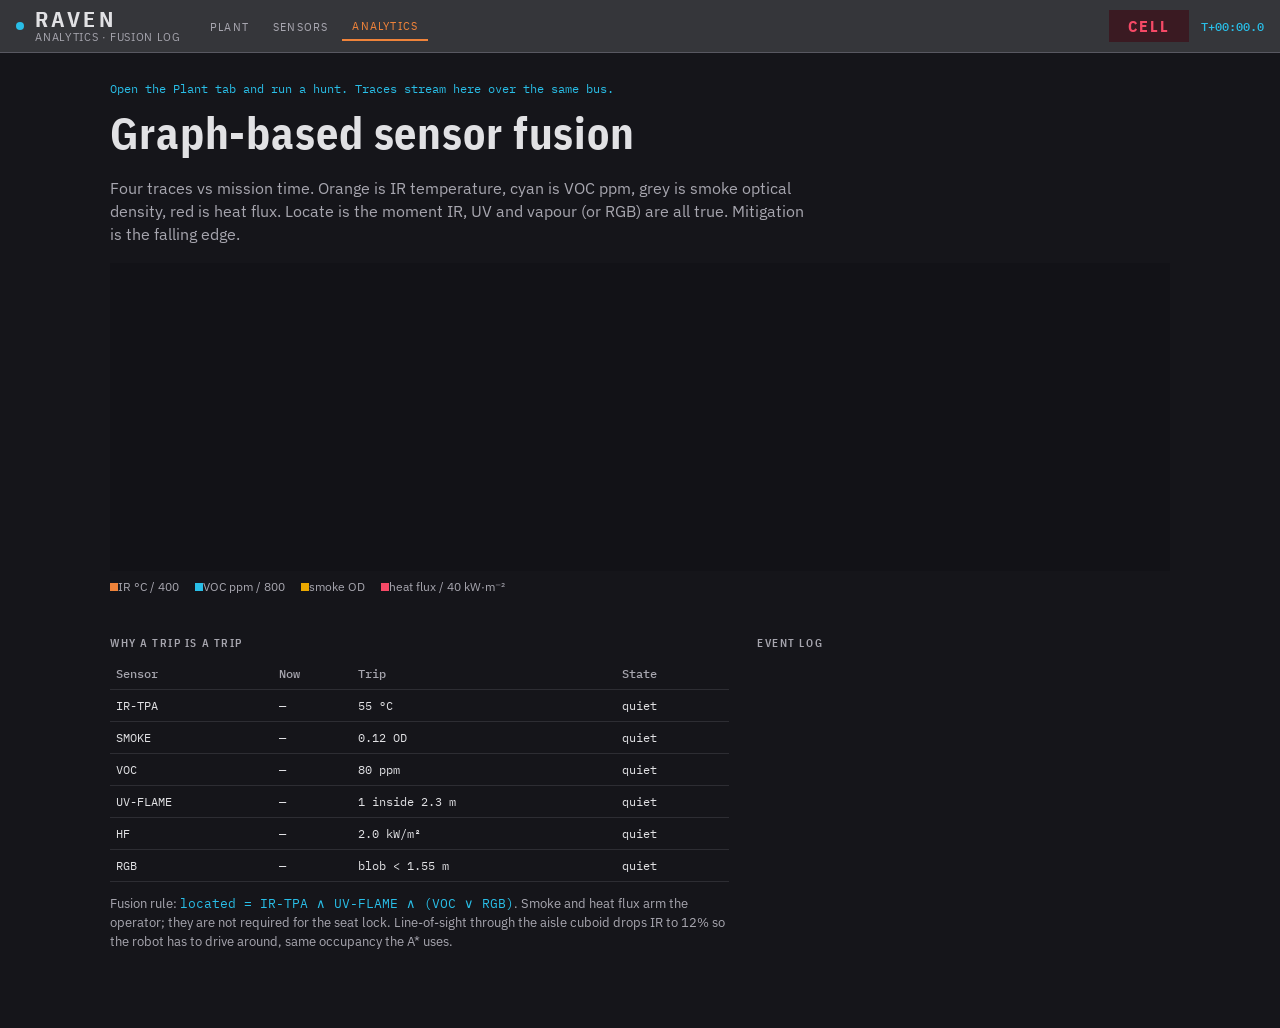
<file: raven/web/analytics.html>
<!DOCTYPE html>
<html lang="en">
<head>
  <meta charset="utf-8" />
  <meta name="viewport" content="width=device-width, initial-scale=1" />
  <title>RAVEN · Analytics</title>
  <link rel="preconnect" href="https://fonts.googleapis.com" />
  <link rel="preconnect" href="https://fonts.gstatic.com" crossorigin />
  <link href="https://fonts.googleapis.com/css2?family=IBM+Plex+Mono:wght@400;500&family=IBM+Plex+Sans+Condensed:wght@500;600;700&family=IBM+Plex+Sans:wght@400;500;600&display=swap" rel="stylesheet" />
  <link rel="stylesheet" href="./studio.css" />
</head>
<body class="page-doc">
  <header>
    <div class="brand">
      <span class="live-dot" aria-hidden="true"></span>
      <span class="mark">RAVEN</span>
      <span class="sub">analytics · fusion log</span>
    </div>
    <nav class="site-nav" aria-label="console">
      <a href="./index.html">Plant</a>
      <a href="./sensors.html">Sensors</a>
      <a href="./analytics.html" class="on" aria-current="page">Analytics</a>
    </nav>
    <div class="status">
      <div id="alarm" class="led">CELL</div>
      <div id="clock" class="clock">T+00:00.0</div>
    </div>
  </header>

  <main class="doc">
    <p id="live-note" class="live-note">Open the Plant tab and run a hunt. Traces stream here over the same bus.</p>
    <h1>Graph-based sensor fusion</h1>
    <p class="lede">
      Four traces vs mission time. Orange is IR temperature, cyan is VOC ppm, grey is smoke
      optical density, red is heat flux. Locate is the moment IR, UV and vapour (or RGB) are
      all true. Mitigation is the falling edge.
    </p>

    <canvas id="graph" width="1100" height="320" aria-label="sensor time series"></canvas>
    <ul class="legend-row">
      <li><i class="swatch robot"></i>IR °C / 400</li>
      <li><i class="swatch sonar"></i>VOC ppm / 800</li>
      <li><i class="swatch aisle"></i>smoke OD</li>
      <li><i class="swatch fire"></i>heat flux / 40 kW·m⁻²</li>
    </ul>

    <section class="split">
      <div>
        <h2>Why a trip is a trip</h2>
        <table class="grid-table">
          <thead>
            <tr><th>Sensor</th><th>Now</th><th>Trip</th><th>State</th></tr>
          </thead>
          <tbody id="fusion-body"></tbody>
        </table>
        <p class="explain">
          Fusion rule: <code>located = IR-TPA ∧ UV-FLAME ∧ (VOC ∨ RGB)</code>.
          Smoke and heat flux arm the operator; they are not required for the seat lock.
          Line-of-sight through the aisle cuboid drops IR to 12% so the robot has to drive around,
          same occupancy the A* uses.
        </p>
      </div>
      <div>
        <h2>Event log</h2>
        <ol id="log" class="doc-log"></ol>
      </div>
    </section>
  </main>
  <script type="module" src="./analytics.js"></script>
</body>
</html>
</file>
<file: raven/web/studio.css>
/* Palette from Lichtblick (open-source Foxglove fork, BMW MPL-2.0):
   dark default #15151a, paper #27272b, primary #EF833A, info #29bee7,
   error #f54966, success #92c353, text #e1e1e4. --amber kept as the primary token. */
:root {
  --bg: #15151a;
  --panel: #1c1c22;
  --paper: #27272b;
  --bar: #35363a;
  --ink: #e1e1e4;
  --muted: #a7a6af;
  --amber: #EF833A;
  --phosphor: #29bee7;
  --ok: #92c353;
  --alarm: #f54966;
  --steel: #585861;
  --ticket: #1f2026;
  --ticket-ink: #e1e1e4;
  --font-d: "IBM Plex Sans Condensed", sans-serif;
  --font-b: "IBM Plex Sans", sans-serif;
  --font-m: "IBM Plex Mono", ui-monospace, monospace;
  --ease: cubic-bezier(0.2, 0.8, 0.2, 1);
}

* { box-sizing: border-box; }

html, body {
  margin: 0;
  height: 100%;
  background: var(--bg);
  color: var(--ink);
  font-family: var(--font-b);
}

body {
  display: grid;
  grid-template-columns: 248px minmax(0, 1fr) 228px;
  grid-template-rows: auto minmax(0, 1fr) auto;
  grid-template-areas:
    "head head head"
    "log stage side"
    "foot foot foot";
}

header {
  grid-area: head;
  display: grid;
  grid-template-columns: auto auto minmax(0, 1fr) auto;
  gap: 16px;
  align-items: center;
  padding: 8px 16px;
  background: var(--bar);
  border-bottom: 1px solid var(--steel);
}

.brand {
  display: grid;
  grid-template-columns: auto auto;
  grid-template-rows: auto auto;
  column-gap: 8px;
  align-items: center;
  min-width: 168px;
}
.live-dot {
  grid-row: 1 / span 2;
  width: 8px;
  height: 8px;
  border-radius: 50%;
  background: var(--phosphor);
  box-shadow: 0 0 0 0 rgba(41, 190, 231, 0.6);
  animation: livePulse 1.6s var(--ease) infinite;
}
@keyframes livePulse {
  50% { box-shadow: 0 0 0 6px rgba(41, 190, 231, 0); }
}
.mark {
  font-family: var(--font-d);
  font-size: 22px;
  letter-spacing: 0.14em;
  line-height: 1;
  font-weight: 700;
}
.sub {
  grid-column: 2;
  color: var(--muted);
  font-size: 11px;
  letter-spacing: 0.06em;
  text-transform: uppercase;
}

#story {
  margin: 0;
  font-family: var(--font-d);
  font-size: clamp(16px, 2vw, 24px);
  letter-spacing: 0.01em;
  line-height: 1.2;
  font-weight: 600;
}

.status { display: flex; align-items: center; gap: 12px; }

.led {
  font-family: var(--font-d);
  letter-spacing: 0.14em;
  padding: 6px 10px;
  background: #3a1a22;
  color: var(--alarm);
  min-width: 80px;
  text-align: center;
  font-weight: 700;
}
.led.ok {
  background: #1c2a1c;
  color: var(--ok);
  animation: none;
}
.led.alarm { animation: leakPulse 1.15s var(--ease) infinite; }
@keyframes leakPulse {
  50% { opacity: 0.55; }
}

.clock {
  font-family: var(--font-m);
  font-size: 12px;
  color: var(--phosphor);
  font-weight: 500;
}

#log-col, #side {
  background: var(--panel);
  padding: 12px 14px 10px;
  overflow: auto;
}
#log-col { border-right: 1px solid #2d2d33; }
#side { border-left: 1px solid #2d2d33; }

h2 {
  margin: 14px 0 8px;
  font-family: var(--font-d);
  font-size: 11px;
  letter-spacing: 0.14em;
  color: var(--muted);
  font-weight: 600;
  text-transform: uppercase;
}
#log-col h2:first-child, #side h2:first-child { margin-top: 0; }

#minimap, #spark {
  width: 100%;
  height: auto;
  background: #121217;
  display: block;
}
#map-caption {
  margin: 6px 0 0;
  color: var(--muted);
  font-size: 12px;
  line-height: 1.3;
}

#sonar-bars {
  display: grid;
  grid-template-columns: repeat(5, 1fr);
  gap: 6px;
  height: 52px;
  align-items: stretch;
  overflow: hidden;
}
#sonar-bars i {
  display: block;
  height: 100%;
  background: var(--phosphor);
  transform: scaleY(0.08);
  transform-origin: bottom center;
  transition: transform 140ms var(--ease), background-color 160ms var(--ease), opacity 160ms var(--ease);
  will-change: transform;
}
#sonar-bars i.close {
  background: var(--alarm);
}
#sonar-vals, .mono {
  font-family: var(--font-m);
  font-size: 10px;
  color: var(--phosphor);
  margin: 6px 0 0;
}

#sensor-out {
  margin: 10px 0 4px;
  display: grid;
  gap: 5px;
}
#sensor-out div {
  display: grid;
  grid-template-columns: 54px 1fr;
  gap: 8px;
  font-family: var(--font-m);
  font-size: 11px;
}
#sensor-out dt { margin: 0; color: var(--muted); }
#sensor-out dd { margin: 0; color: var(--phosphor); }

#blurb {
  margin: 0 0 8px;
  color: var(--muted);
  font-size: 13px;
  line-height: 1.35;
}

#log {
  list-style: none;
  margin: 0;
  padding: 0;
  font-family: var(--font-m);
  font-size: 11px;
  line-height: 1.4;
}
#log li {
  padding: 6px 0;
  border-top: 1px solid #2d2d33;
  color: var(--ink);
  animation: logIn 220ms var(--ease);
}
@keyframes logIn {
  from { opacity: 0; transform: translateY(4px); }
  to { opacity: 1; transform: none; }
}
#log time {
  color: var(--amber);
  margin-right: 8px;
}

#stage {
  grid-area: stage;
  position: relative;
  min-height: 0;
  background: #121217;
}
#view {
  position: absolute;
  inset: 0;
  width: 100%;
  height: 100%;
  display: block;
}

.vp-frame { pointer-events: none; position: absolute; inset: 10px; }
.vp-frame .c {
  position: absolute;
  width: 14px;
  height: 14px;
  border: 1px solid var(--phosphor);
  opacity: 0.55;
}
.vp-frame .tl { top: 0; left: 0; border-right: 0; border-bottom: 0; }
.vp-frame .tr { top: 0; right: 0; border-left: 0; border-bottom: 0; }
.vp-frame .bl { bottom: 0; left: 0; border-right: 0; border-top: 0; }
.vp-frame .br { bottom: 0; right: 0; border-left: 0; border-top: 0; }
.vp-tag {
  position: absolute;
  top: 6px;
  right: 18px;
  font-family: var(--font-m);
  font-size: 10px;
  letter-spacing: 0.08em;
  color: var(--muted);
  text-transform: uppercase;
}

#legend {
  position: absolute;
  left: 14px;
  bottom: 12px;
  margin: 0;
  padding: 0;
  list-style: none;
  font-size: 12px;
  letter-spacing: 0.04em;
  color: var(--ink);
  text-transform: uppercase;
  pointer-events: none;
  font-family: var(--font-d);
}
#legend li { display: flex; align-items: center; gap: 8px; margin-top: 3px; }
.swatch { width: 8px; height: 8px; display: inline-block; }
.swatch.robot { background: #EF833A; }
.swatch.tank { background: #4f8eaa; }
.swatch.valve { background: #92c353; }
.swatch.aisle { background: #eba800; }
.swatch.sonar { background: #29bee7; }
.swatch.fire { background: #f54966; }

#hud-chip {
  position: absolute;
  top: 14px;
  left: 14px;
  display: flex;
  gap: 10px;
  align-items: baseline;
  pointer-events: none;
  font-family: var(--font-d);
  letter-spacing: 0.1em;
  background: #15151acc;
  padding: 6px 10px;
}
#hud-phase { color: var(--amber); font-size: 13px; font-weight: 700; }
#hud-order { color: var(--muted); font-size: 12px; }

#phases {
  list-style: none;
  margin: 0 0 12px;
  padding: 0;
}
#phases li {
  font-family: var(--font-m);
  font-size: 11px;
  letter-spacing: 0.08em;
  color: var(--muted);
  padding: 5px 0 5px 10px;
  border-left: 2px solid var(--steel);
  transition: color 160ms var(--ease), border-color 160ms var(--ease);
}
#phases li.on {
  color: var(--amber);
  border-left-color: var(--amber);
}
#phases li.did {
  color: var(--ok);
  border-left-color: #3d5a32;
}
#phases li[data-phase="HUMAN_ASSIST"].on {
  color: var(--alarm);
  border-left-color: var(--alarm);
}

.gauge-wrap { display: flex; justify-content: center; }
#gauge { width: 160px; height: auto; }
#gauge text {
  fill: var(--muted);
  font-family: var(--font-d);
  font-size: 11px;
  letter-spacing: 0.12em;
}
#valve-num {
  fill: var(--ink);
  font-family: var(--font-m);
  font-size: 11px;
  letter-spacing: 0;
}
#needle {
  stroke: var(--amber);
  stroke-width: 2;
  transform-origin: 60px 84px;
  transition: transform 140ms var(--ease);
}

.cam-wrap { margin: 8px 0 4px; }
.cam-wrap span {
  display: block;
  font-family: var(--font-d);
  font-size: 11px;
  letter-spacing: 0.12em;
  color: var(--muted);
  margin-bottom: 6px;
}
.cam-live { position: relative; }
#cam {
  width: 100%;
  image-rendering: pixelated;
  background: #121217;
  display: block;
}
#cam-rec {
  position: absolute;
  top: 6px;
  left: 6px;
  font-family: var(--font-d);
  font-size: 10px;
  letter-spacing: 0.14em;
  color: var(--alarm);
  pointer-events: none;
}

.how {
  margin: 0;
  padding: 0;
  list-style: none;
  color: var(--ink);
  font-size: 13px;
  line-height: 1.35;
}
.how li {
  padding: 6px 0;
  border-top: 1px solid #2d2d33;
}

footer {
  grid-area: foot;
  display: flex;
  align-items: center;
  gap: 10px;
  padding: 8px 14px;
  background: var(--bar);
  border-top: 1px solid var(--steel);
}

button {
  font-family: var(--font-d);
  font-size: 12px;
  letter-spacing: 0.1em;
  text-transform: uppercase;
  color: var(--ink);
  background: #2d2d33;
  border: 1px solid transparent;
  padding: 7px 10px;
  cursor: pointer;
  border-radius: 0;
  transition: color 140ms var(--ease), background-color 140ms var(--ease), border-color 140ms var(--ease), transform 140ms var(--ease);
}
button.on, button[aria-pressed="true"] {
  border-color: var(--amber);
  color: var(--amber);
}
button:focus-visible { outline: 2px solid var(--phosphor); outline-offset: 2px; }

@media (hover: hover) and (pointer: fine) {
  button:hover { border-color: var(--ink); }
  button:active { transform: scale(0.97); }
}

#scrub { flex: 1; accent-color: var(--amber); }
#speeds { display: flex; gap: 4px; }
.hint {
  margin: 0;
  color: var(--muted);
  font-size: 12px;
  white-space: nowrap;
}

.sheet {
  position: fixed;
  inset: 0;
  z-index: 20;
  background: #15151ae6;
  display: grid;
  place-items: center;
  padding: 24px;
  animation: sheetIn 220ms var(--ease);
}
@keyframes sheetIn {
  from { opacity: 0; }
  to { opacity: 1; }
}
.sheet[hidden] { display: none; }
#orders.sheet {
  place-items: end center;
  background: linear-gradient(to top, #15151af2 0%, #15151a99 45%, #15151a22 100%);
  padding-bottom: 70px;
}

.ticket {
  width: min(560px, 100%);
  background: var(--ticket);
  color: var(--ticket-ink);
  padding: 28px 32px 26px;
  border-left: 4px solid var(--amber);
  animation: ticketIn 280ms var(--ease);
}
@keyframes ticketIn {
  from { opacity: 0; transform: translateY(10px) scale(0.97); }
  to { opacity: 1; transform: none; }
}
.ticket-kicker {
  margin: 0;
  font-family: var(--font-d);
  letter-spacing: 0.16em;
  font-size: 12px;
  color: var(--amber);
  text-transform: uppercase;
}
.ticket h1 {
  margin: 4px 0 0;
  font-family: var(--font-d);
  font-size: clamp(42px, 8vw, 68px);
  letter-spacing: 0.06em;
  line-height: 0.92;
}
.ticket-when {
  margin: 4px 0 14px;
  font-family: var(--font-m);
  font-size: 12px;
  color: var(--muted);
}
.ticket-meta {
  margin: 0 0 12px;
  display: grid;
  gap: 8px;
}
.ticket-meta div {
  display: grid;
  grid-template-columns: 72px 1fr;
  gap: 8px;
  font-size: 15px;
  line-height: 1.3;
}
.ticket-meta dt {
  margin: 0;
  font-family: var(--font-d);
  letter-spacing: 0.1em;
  font-size: 12px;
  color: var(--amber);
  text-transform: uppercase;
}
.ticket-meta dd { margin: 0; }
.ticket-problem {
  margin: 0 0 12px;
  font-size: 16px;
  line-height: 1.35;
}
.ticket h2 {
  color: var(--amber);
  margin: 0 0 4px;
}
.ticket-note {
  margin: 0 0 8px;
  font-size: 14px;
  color: var(--muted);
}
.methods {
  margin: 0 0 18px;
  padding-left: 18px;
  font-family: var(--font-m);
  font-size: 11px;
  line-height: 1.45;
  color: var(--muted);
}
#deploy {
  background: var(--amber);
  color: #15151a;
  border: 0;
  padding: 12px 18px;
  font-size: 15px;
  letter-spacing: 0.14em;
  font-weight: 700;
}

.orders-card, .debrief-card {
  width: min(640px, 100%);
  background: var(--paper);
  border-left: 4px solid var(--amber);
  padding: 22px 24px;
  animation: ticketIn 240ms var(--ease);
}
.orders-kicker {
  margin: 0;
  font-family: var(--font-d);
  letter-spacing: 0.14em;
  color: var(--alarm);
  font-size: 12px;
  text-transform: uppercase;
}
.orders-card h2, .debrief-card h2 {
  margin: 4px 0 8px;
  font-family: var(--font-d);
  font-size: 26px;
  color: var(--ink);
  letter-spacing: 0.04em;
}
#orders-copy, #debrief-body {
  margin: 0 0 14px;
  font-size: 16px;
  line-height: 1.35;
  color: var(--ink);
}
#order-list { display: grid; gap: 8px; }
.order-btn {
  text-align: left;
  padding: 10px 12px;
  width: 100%;
  text-transform: none;
  letter-spacing: 0.02em;
  font-family: var(--font-b);
  font-size: 15px;
  display: grid;
  grid-template-columns: 28px 1fr;
  gap: 10px;
  align-items: start;
  border-left: 3px solid var(--amber);
  background: #2d2d33;
}
.order-btn kbd {
  font-family: var(--font-d);
  font-size: 13px;
  color: var(--amber);
  border: 1px solid var(--steel);
  padding: 2px 0;
  text-align: center;
}
.order-btn.kind-inspect_only { border-left-color: var(--phosphor); }
.order-btn.kind-inspect_only kbd,
.order-btn.kind-inspect_only strong { color: var(--phosphor); }
.order-btn.kind-human { border-left-color: var(--alarm); }
.order-btn.kind-human kbd,
.order-btn.kind-human strong { color: var(--alarm); }
.order-btn.kind-stuck { border-left-color: var(--muted); }
.order-btn.kind-stuck kbd,
.order-btn.kind-stuck strong { color: var(--muted); }
.order-btn strong {
  display: block;
  font-family: var(--font-d);
  letter-spacing: 0.08em;
  font-size: 14px;
  color: var(--amber);
  text-transform: uppercase;
}
.order-btn span {
  display: block;
  color: var(--muted);
  font-size: 13px;
  margin-top: 2px;
}
#debrief-stats {
  margin: 0 0 16px;
  display: grid;
  gap: 6px;
  font-family: var(--font-m);
  font-size: 12px;
}
#debrief-stats div { display: grid; grid-template-columns: 90px 1fr; }
#debrief-stats dt { margin: 0; color: var(--muted); }
#debrief-stats dd { margin: 0; color: var(--ok); }
#debrief-again {
  background: var(--amber);
  color: #15151a;
  border: 0;
  font-weight: 700;
}

.site-nav {
  display: flex;
  gap: 4px;
  align-items: center;
}
.site-nav a {
  font-family: var(--font-d);
  letter-spacing: 0.1em;
  font-size: 12px;
  text-transform: uppercase;
  color: var(--muted);
  text-decoration: none;
  padding: 6px 10px;
}
.site-nav a:hover { color: var(--ink); }
.site-nav a.on {
  color: var(--amber);
  border-bottom: 2px solid var(--amber);
}
.site-nav a:focus-visible {
  outline: 2px solid var(--phosphor);
  outline-offset: 2px;
}

.cam-bar {
  position: absolute;
  left: 14px;
  top: 12px;
  display: flex;
  flex-wrap: wrap;
  gap: 4px;
  pointer-events: auto;
  z-index: 2;
}
.cam-bar button {
  background: #15151acc;
  border: 1px solid var(--steel);
  color: var(--ink);
  padding: 5px 8px;
  font-size: 11px;
  letter-spacing: 0.08em;
}
.cam-bar button.on {
  border-color: var(--amber);
  color: var(--amber);
}
.cam-help {
  position: absolute;
  right: 18px;
  bottom: 44px;
  margin: 0;
  font-family: var(--font-m);
  font-size: 10px;
  color: var(--muted);
  pointer-events: none;
}

body.page-doc {
  display: block;
  height: auto;
  min-height: 100%;
}
body.page-doc header {
  display: grid;
  grid-template-columns: auto 1fr auto;
  position: sticky;
  top: 0;
  z-index: 4;
}
.doc {
  max-width: 1100px;
  margin: 0 auto;
  padding: 28px 20px 64px;
}
.doc h1 {
  font-family: var(--font-d);
  font-size: clamp(28px, 4vw, 44px);
  letter-spacing: 0.02em;
  margin: 8px 0 12px;
}
.lede {
  color: var(--muted);
  font-size: 16px;
  line-height: 1.45;
  max-width: 70ch;
}
.live-note {
  font-family: var(--font-m);
  font-size: 12px;
  color: var(--phosphor);
  margin: 0 0 8px;
}
.looks {
  display: grid;
  grid-template-columns: 1fr 1fr minmax(180px, 1fr);
  gap: 16px;
  margin: 24px 0;
  align-items: start;
}
.looks figure { margin: 0; }
.looks canvas {
  width: 100%;
  background: #121217;
  display: block;
  image-rendering: pixelated;
}
.looks figcaption {
  margin-top: 6px;
  color: var(--muted);
  font-size: 12px;
}
.pile.tall { height: 72px; }
.now {
  margin: 12px 0 0;
  display: grid;
  gap: 6px;
}
.now div {
  display: grid;
  grid-template-columns: 110px 1fr;
  font-family: var(--font-m);
  font-size: 12px;
}
.now dt { margin: 0; color: var(--muted); }
.now dd { margin: 0; color: var(--phosphor); }
.cards {
  display: grid;
  grid-template-columns: repeat(auto-fit, minmax(280px, 1fr));
  gap: 12px;
}
.sensor-card {
  background: var(--panel);
  padding: 14px 14px 12px;
  border-left: 3px solid var(--steel);
}
.sensor-card.hot { border-left-color: var(--alarm); }
.sensor-card header {
  display: block;
  background: transparent;
  border: 0;
  padding: 0;
  margin-bottom: 8px;
}
.sensor-card h2 {
  margin: 8px 0 0;
  font-size: 16px;
  letter-spacing: 0.06em;
  color: var(--ink);
}
.sensor-card .read {
  font-family: var(--font-m);
  color: var(--phosphor);
  margin: 4px 0 0;
  font-size: 18px;
}
.sensor-card p { color: var(--muted); font-size: 13px; line-height: 1.4; }
.sensor-card .output { color: var(--ink); }
.sensor-card .why { color: var(--muted); }
.split {
  display: grid;
  grid-template-columns: 1.2fr 0.8fr;
  gap: 28px;
  margin-top: 28px;
}
.grid-table {
  width: 100%;
  border-collapse: collapse;
  font-family: var(--font-m);
  font-size: 12px;
}
.grid-table th, .grid-table td {
  text-align: left;
  padding: 8px 6px;
  border-bottom: 1px solid #2d2d33;
}
.grid-table th { color: var(--muted); font-weight: 500; }
.grid-table tr.hot td { color: var(--alarm); }
.explain { color: var(--muted); font-size: 13px; line-height: 1.45; }
.explain code { color: var(--phosphor); font-family: var(--font-m); }
.doc-log {
  list-style: none;
  margin: 0;
  padding: 0;
  font-family: var(--font-m);
  font-size: 12px;
}
.doc-log li {
  padding: 6px 0;
  border-top: 1px solid #2d2d33;
}
.legend-row {
  display: flex;
  gap: 16px;
  list-style: none;
  padding: 0;
  margin: 8px 0 0;
  font-size: 12px;
  color: var(--muted);
}
#graph { width: 100%; background: #121217; display: block; }
.side-links {
  display: grid;
  gap: 6px;
  margin: 10px 0 0;
}
.side-links a {
  color: var(--amber);
  text-decoration: none;
  font-family: var(--font-d);
  letter-spacing: 0.08em;
  font-size: 12px;
  text-transform: uppercase;
}
.side-links a:hover { color: var(--ink); }

@media (max-width: 980px) {
  .looks, .split { grid-template-columns: 1fr; }
  body.page-doc header { grid-template-columns: 1fr; }
}

.pads {
  display: grid;
  gap: 4px;
  margin-top: 8px;
}
.pad {
  text-align: left;
  font-size: 11px;
  letter-spacing: 0.06em;
  padding: 6px 8px;
  border-left: 2px solid var(--alarm);
  background: #121217;
}
.pad:disabled { opacity: 0.4; cursor: default; }
.pad strong { display: block; color: var(--alarm); font-family: var(--font-d); }
.pad span { color: var(--muted); text-transform: none; letter-spacing: 0; font-size: 11px; }

#ignite-hint {
  position: absolute;
  left: 50%;
  bottom: 56px;
  transform: translateX(-50%);
  margin: 0;
  padding: 8px 12px;
  background: #15151ae6;
  border-left: 3px solid var(--alarm);
  font-family: var(--font-d);
  letter-spacing: 0.08em;
  font-size: 13px;
  pointer-events: none;
}
#ignite-hint[hidden] { display: none; }
#stage.ignite { cursor: crosshair; }

.chips {
  display: flex;
  flex-wrap: wrap;
  gap: 4px;
  margin-bottom: 8px;
}
.chip {
  font-family: var(--font-m);
  font-size: 10px;
  letter-spacing: 0.04em;
  padding: 3px 6px;
  color: var(--muted);
  background: #121217;
  border-left: 2px solid var(--steel);
}
.chip.on {
  color: var(--alarm);
  border-left-color: var(--alarm);
}
.chip.on.ok {
  color: var(--ok);
  border-left-color: var(--ok);
}

.lab-grid {
  display: grid;
  grid-template-columns: 1fr 1fr;
  gap: 8px;
}
#ir, #cam {
  width: 100%;
  image-rendering: pixelated;
  background: #121217;
  display: block;
}
.lab-label {
  margin: 8px 0 4px;
  font-family: var(--font-d);
  font-size: 11px;
  letter-spacing: 0.12em;
  color: var(--muted);
  text-transform: uppercase;
}
.pile {
  display: grid;
  grid-template-columns: repeat(8, 1fr);
  gap: 3px;
  height: 36px;
  align-items: stretch;
  overflow: hidden;
  margin-bottom: 8px;
}
.pile i {
  display: block;
  height: 100%;
  background: var(--phosphor);
  transform: scaleY(0.08);
  transform-origin: bottom center;
  transition: transform 140ms var(--ease), background-color 160ms var(--ease);
}
.pile i.hot { background: var(--alarm); }
#graph {
  width: 100%;
  height: auto;
  background: #121217;
  display: block;
}
#lab-read {
  margin: 8px 0 4px;
  display: grid;
  gap: 4px;
}
#lab-read div {
  display: grid;
  grid-template-columns: 54px 1fr;
  font-family: var(--font-m);
  font-size: 11px;
}
#lab-read dt { margin: 0; color: var(--muted); }
#lab-read dd { margin: 0; color: var(--phosphor); }

@media (prefers-reduced-motion: reduce) {
  button:active { transform: none; }
  .ticket, .orders-card, .debrief-card, .sheet, #log li { animation: none; }
  .led.alarm, .live-dot { animation: none; }
  #sonar-bars i, #phases li, #needle, .pile i { transition: none; }
}

@media (max-width: 980px) {
  body {
    grid-template-columns: 1fr;
    grid-template-rows: auto 48vh auto auto auto;
    grid-template-areas:
      "head"
      "stage"
      "foot"
      "side"
      "log";
    height: auto;
    min-height: 100%;
  }
  header {
    grid-template-columns: 1fr auto;
    gap: 8px;
  }
  header { grid-template-columns: 1fr auto; }
  .site-nav { grid-column: 1 / -1; }
  #story { grid-column: 1 / -1; font-size: 18px; }
  #log-col, #side { border: 0; border-top: 1px solid #2d2d33; max-height: 320px; }
  .hint { display: none; }
}
</file>
